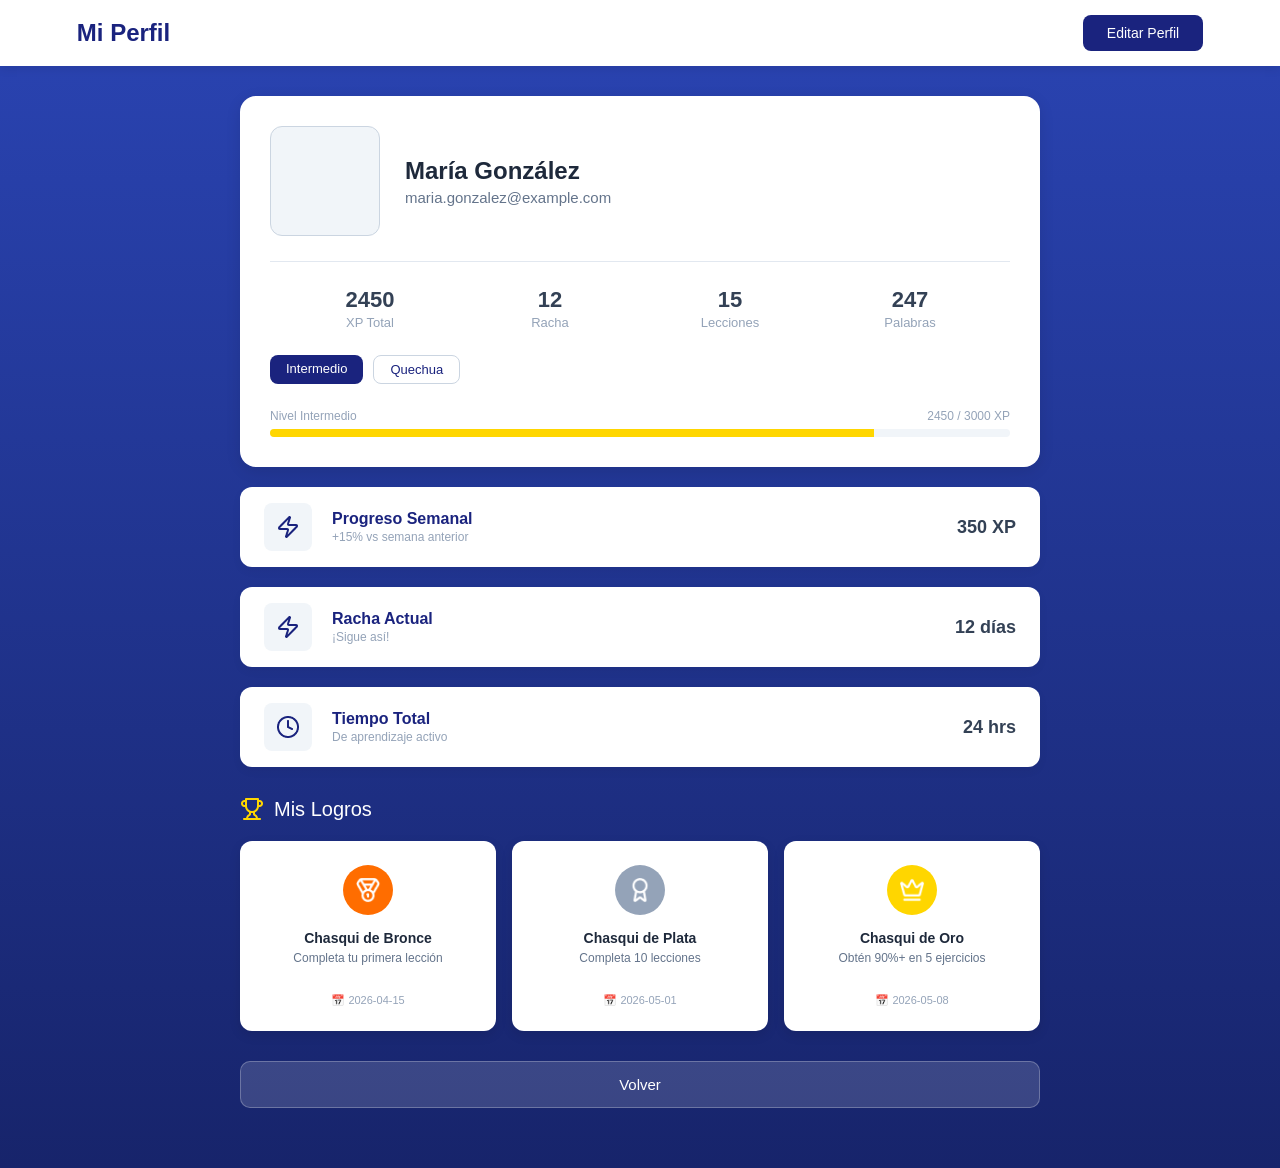
<file: Platform/hu04-perfil.html>
<!DOCTYPE html>
<html lang="es">
<head>
    <meta charset="UTF-8">
    <meta name="viewport" content="width=device-width, initial-scale=1.0">
    <title>Mi Perfil - Yachay</title>
    <link rel="stylesheet" href="css/styleHU04.css">
</head>
<body class="bg-gradient-blue flex-center-perfil">

    <header class="header-perfil-top">
        <h1 class="titulo-perfil-top">Mi Perfil</h1>
        <button class="btn-editar-perfil">Editar Perfil</button>
    </header>

    <main class="cont-central-perfil">

        <section class="tarjeta-usuario-principal">
            <div class="bloque-superior-usuario">
                <div class="cuadro-foto-usuario"></div>
                <div class="info-usuario-texto">
                    <h2>María González</h2>
                    <p>maria.gonzalez@example.com</p>
                </div>
            </div>

            <div class="linea-division"></div>

            <div class="metricas-usuario-rapidas">
                <div class="metrica-item">
                    <span class="metrica-valor">2450</span>
                    <span class="metrica-lbl">XP Total</span>
                </div>
                <div class="metrica-item">
                    <span class="metrica-valor">12</span>
                    <span class="metrica-lbl">Racha</span>
                </div>
                <div class="metrica-item">
                    <span class="metrica-valor">15</span>
                    <span class="metrica-lbl">Lecciones</span>
                </div>
                <div class="metrica-item">
                    <span class="metrica-valor">247</span>
                    <span class="metrica-lbl">Palabras</span>
                </div>
            </div>

            <div class="tags-idioma-perfil">
                <span class="tag-perfil oscuro">Intermedio</span>
                <span class="tag-perfil blanco">Quechua</span>
            </div>

            <div class="barra-nivel-perfil-cont">
                <div class="textos-nivel-perfil">
                    <span>Nivel Intermedio</span>
                    <span>2450 / 3000 XP</span>
                </div>
                <div class="barra-nivel-fondo">
                    <div class="barra-nivel-lleno"></div>
                </div>
            </div>
        </section>

        <section class="tarjeta-estadistica-perfil">
            <div class="icono-est-perfil">
                <img src="assets/rayo.png" alt="Progreso">
            </div>
            <div class="info-est-perfil">
                <h3>Progreso Semanal</h3>
                <p>+15% vs semana anterior</p>
            </div>
            <div class="valor-est-perfil">350 XP</div>
        </section>

        <section class="tarjeta-estadistica-perfil">
            <div class="icono-est-perfil">
                <img src="assets/rayo.png" alt="Racha">
            </div>
            <div class="info-est-perfil">
                <h3>Racha Actual</h3>
                <p>¡Sigue así!</p>
            </div>
            <div class="valor-est-perfil">12 días</div>
        </section>

        <section class="tarjeta-estadistica-perfil">
            <div class="icono-est-perfil">
                <img src="assets/reloj.png" alt="Tiempo">
            </div>
            <div class="info-est-perfil">
                <h3>Tiempo Total</h3>
                <p>De aprendizaje activo</p>
            </div>
            <div class="valor-est-perfil">24 hrs</div>
        </section>

        <section class="seccion-logros-perfil">
            <h2 class="titulo-logros-perfil">
                <img src="assets/trofeo.png" alt="Trofeo" class="img-trofeo-perfil"> Mis Logros
            </h2>
            <div class="grid-logros-perfil">
                <div class="card-logro-perfil">
                    <div class="medalla-perfil bg-bronce-logro">
                        <img src="assets/bronce.png" alt="Bronce">
                    </div>
                    <h3>Chasqui de Bronce</h3>
                    <p>Completa tu primera lección</p>
                    <span class="fecha-logro">📅 2026-04-15</span>
                </div>

                <div class="card-logro-perfil">
                    <div class="medalla-perfil bg-plata-logro">
                        <img src="assets/plata.png" alt="Plata">
                    </div>
                    <h3>Chasqui de Plata</h3>
                    <p>Completa 10 lecciones</p>
                    <span class="fecha-logro">📅 2026-05-01</span>
                </div>

                <div class="card-logro-perfil">
                    <div class="medalla-perfil bg-oro-logro">
                        <img src="assets/oro.png" alt="Oro">
                    </div>
                    <h3>Chasqui de Oro</h3>
                    <p>Obtén 90%+ en 5 ejercicios</p>
                    <span class="fecha-logro">📅 2026-05-08</span>
                </div>
            </div>
        </section>

        <a href="hu08-central.html" class="btn-volver-perfil-abajo">Volver</a>

    </main>

</body>
</html>
</file>
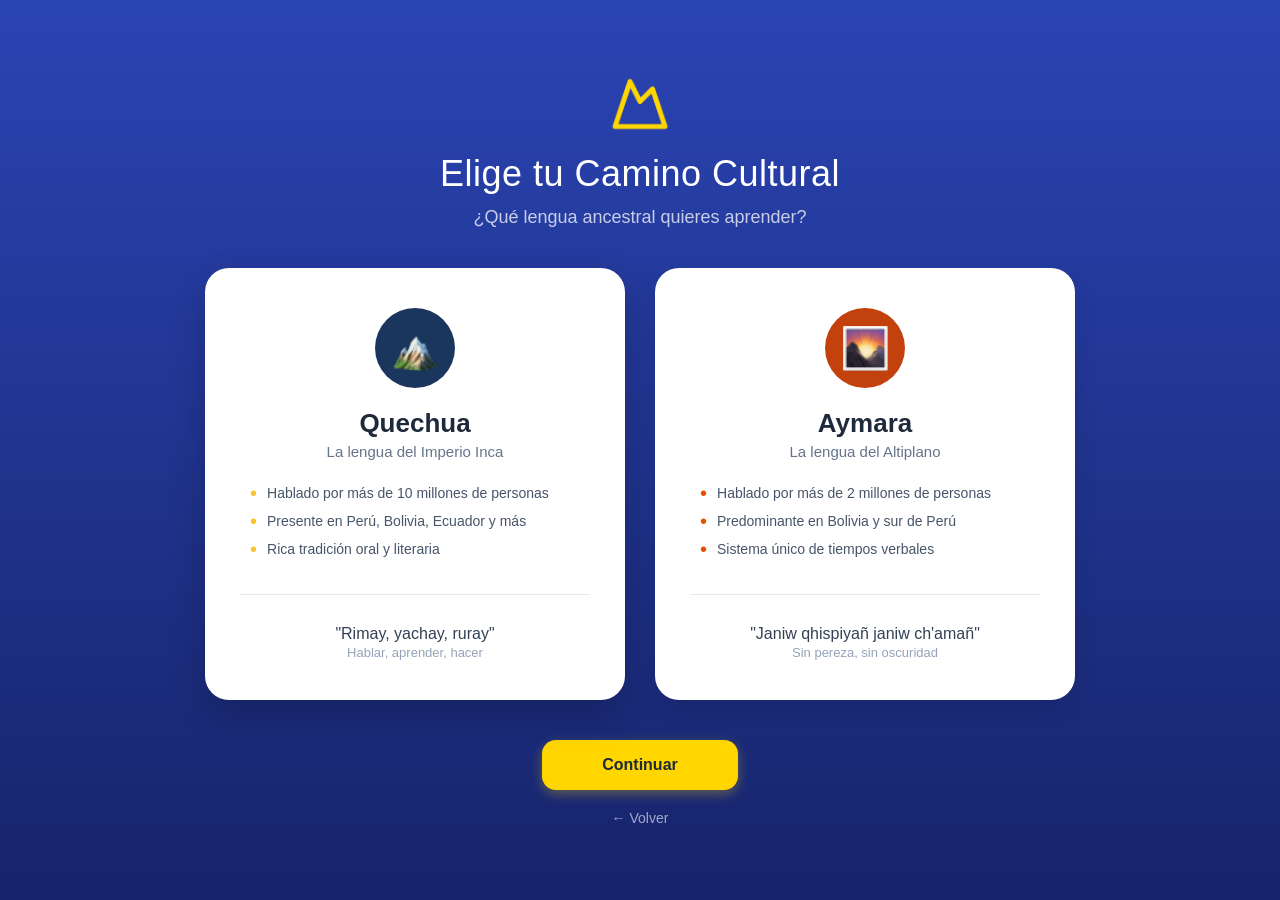
<file: Platform/hu06-idioma.html>
<!DOCTYPE html>
<html lang="es">
<head>
    <meta charset="UTF-8">
    <meta name="viewport" content="width=device-width, initial-scale=1.0">
    <title>Elige tu Camino Cultural - Yachay</title>
    <link rel="stylesheet" href="css/styleHU06.css">
</head>
<body class="bg-gradient-blue flex-center">

    <main class="cont-camino-cultural">
        
        <div class="header-camino">
            <img src="assets/logo.png" alt="Yachay Logo" class="logo">
            <h1>Elige tu Camino Cultural</h1>
            <p class="subtitulo-camino">¿Qué lengua ancestral quieres aprender?</p>
        </div>

        <div class="grid-idiomas">
            
            <div class="tarjeta-idioma seleccionada">
                
                <div class="idioma-icono bg-icono-quechua">
                    <img src="assets/quechua_icon.png" alt="Icono Quechua">
                </div>
                <h2>Quechua</h2>
                <p class="tagline-idioma">La lengua del Imperio Inca</p>
                
                <ul class="lista-detalles-idioma">
                    <li><span class="punto amarillo">•</span> Hablado por más de 10 millones de personas</li>
                    <li><span class="punto amarillo">•</span> Presente en Perú, Bolivia, Ecuador y más</li>
                    <li><span class="punto amarillo">•</span> Rica tradición oral y literaria</li>
                </ul>
                
                <div class="frase-footer">
                    <p class="frase-nativa">"Rimay, yachay, ruray"</p>
                    <p class="frase-traduccion">Hablar, aprender, hacer</p>
                </div>
            </div>

            <div class="tarjeta-idioma">
                <div class="idioma-icono bg-icono-aymara">
                    <img src="assets/aymara_icon.png" alt="Icono Aymara">
                </div>
                <h2>Aymara</h2>
                <p class="tagline-idioma">La lengua del Altiplano</p>
                
                <ul class="lista-detalles-idioma">
                    <li><span class="punto naranja">•</span> Hablado por más de 2 millones de personas</li>
                    <li><span class="punto naranja">•</span> Predominante en Bolivia y sur de Perú</li>
                    <li><span class="punto naranja">•</span> Sistema único de tiempos verbales</li>
                </ul>
                
                <div class="frase-footer">
                    <p class="frase-nativa">"Janiw qhispiyañ janiw ch'amañ"</p>
                    <p class="frase-traduccion">Sin pereza, sin oscuridad</p>
                </div>
            </div>

        </div>

        <div class="footer-camino">
            <a href="hu07-nivel.html" class="btn-continuar">Continuar</a>
            <a href="#" class="btn-link-volver">← Volver</a>
        </div>

    </main>

</body>
</html>
</file>
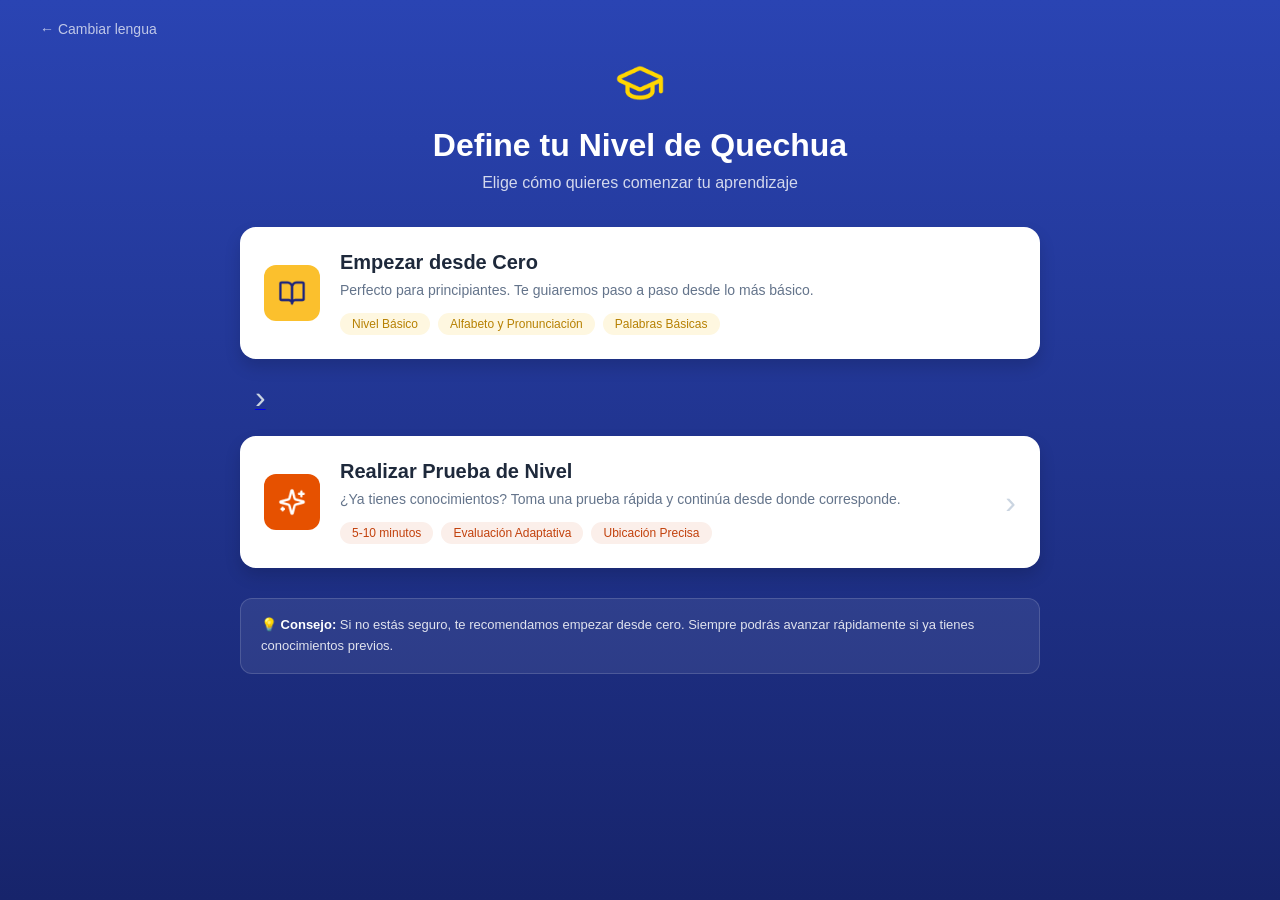
<file: Platform/hu07-nivel.html>
<!DOCTYPE html>
<html lang="es">
<head>
    <meta charset="UTF-8">
    <meta name="viewport" content="width=device-width, initial-scale=1.0">
    <title>Define tu Nivel de Quechua - Yachay</title>
    <link rel="stylesheet" href="css/styleHU07.css">
</head>
<body class="bg-gradient-blue">

    <header class="header-retorno">
        <a href="#" class="btn-volver">← Cambiar lengua</a>
    </header>

    <main class="cont-central-nivel">
        
        <div class="header-pantalla">
            <img src="assets/graduacion.png" alt="Icono Graduación" class="icono-principal">
            <h1>Define tu Nivel de Quechua</h1>
            <p class="subtitulo">Elige cómo quieres comenzar tu aprendizaje</p>
        </div>

        <div class="cont-tarjetas">
            
            <a href="#" class="tarjeta-nivel">
                <div class="tarjeta-izq bg-amarillo">
                    <img src="assets/libro.png" alt="Icono Libro">
                </div>
                <div class="tarjeta-centro">
                    <h2>Empezar desde Cero</h2>
                    <p>Perfecto para principiantes. Te guiaremos paso a paso desde lo más básico.</p>
                    <div class="tags-container">
                        <span class="tag tag-amarillo">Nivel Básico</span>
                        <span class="tag tag-amarillo">Alfabeto y Pronunciación</span>
                        <span class="tag tag-amarillo">Palabras Básicas</span>
                    </div>
                </div>
                <a href="hu08-central.html" class="tarjeta-der">
                    <span class="flecha">›</span>
                </a>
            </a>

            <a href="#" class="tarjeta-nivel">
                <div class="tarjeta-izq bg-naranja">
                    <img src="assets/destello.png" alt="Icono Prueba">
                </div>
                <div class="tarjeta-centro">
                    <h2>Realizar Prueba de Nivel</h2>
                    <p>¿Ya tienes conocimientos? Toma una prueba rápida y continúa desde donde corresponde.</p>
                    <div class="tags-container">
                        <span class="tag tag-naranja">5-10 minutos</span>
                        <span class="tag tag-naranja">Evaluación Adaptativa</span>
                        <span class="tag tag-naranja">Ubicación Precisa</span>
                    </div>
                </div>
                <div class="tarjeta-der">
                    <span class="flecha">›</span>
                </div>
            </a>

        </div>

        <footer class="alerta-consejo">
            <p><strong>💡 Consejo:</strong> Si no estás seguro, te recomendamos empezar desde cero. Siempre podrás avanzar rápidamente si ya tienes conocimientos previos.</p>
        </footer>

    </main>

</body>
</html>
</file>
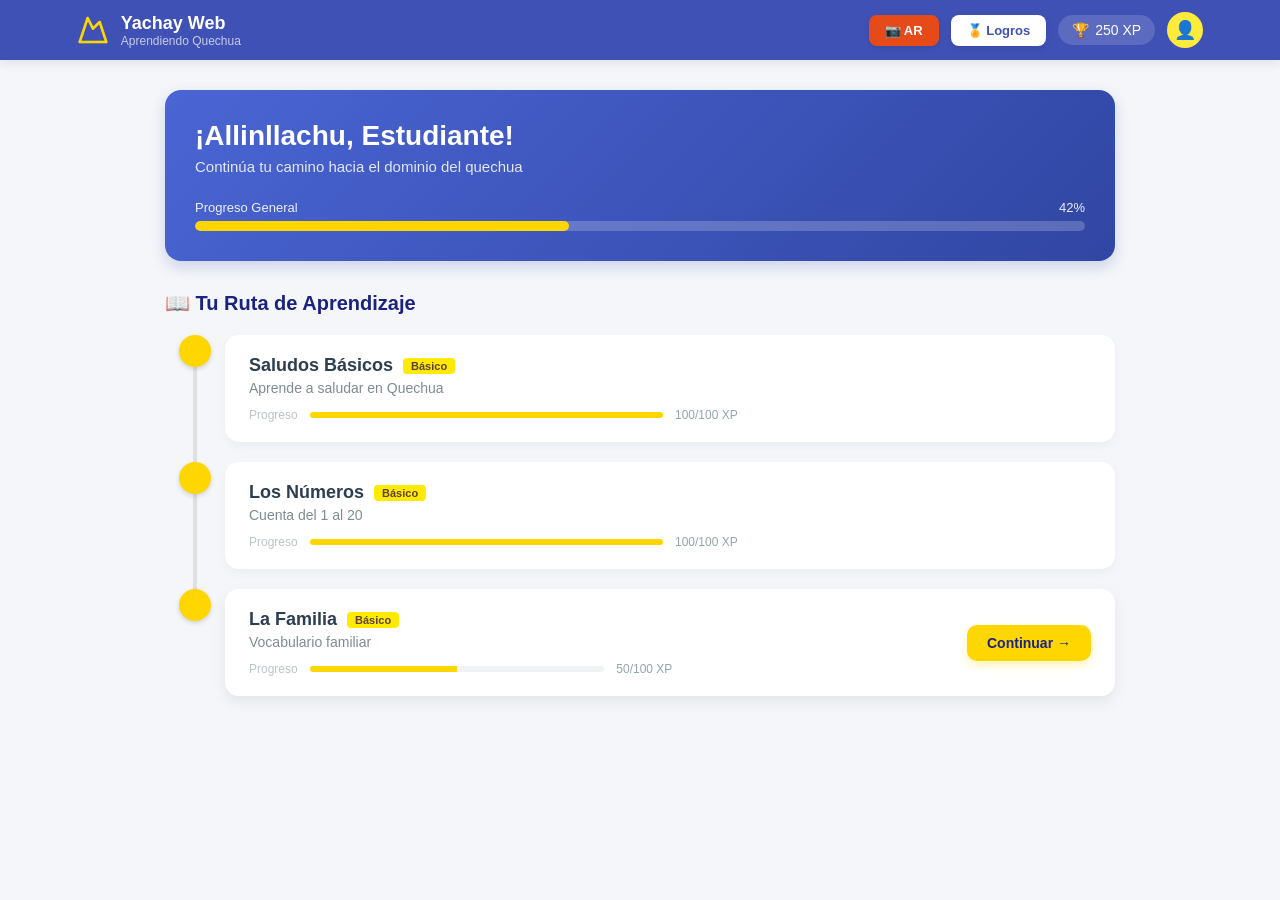
<file: Platform/hu08-central.html>
<!DOCTYPE html>
<html lang="es">    
<head>
    <meta charset="UTF-8">
    <meta name="viewport" content="width=device-width, initial-scale=1.0">
    <title>Yachay Web - Ruta de Aprendizaje</title>
    <link rel="stylesheet" href="css/styleHU08.css">
</head>
<body class="bg-dashboard">

    <header class="navbar">
        <div class="nav-izq">
            <img src="assets/logo.png" alt="Yachay Logo" class="nav-logo">
            <div class="nav-titulos">
                <span class="brand-name">Yachay Web</span>
                <span class="brand-sub">Aprendiendo Quechua</span>
            </div>
        </div>
        
        <div class="nav-der">
            <a href="HU22-AR.html" class="btn-header bg-rojo-ar" title="Realidad Aumentada">📷 AR</a>
            
            <a href="hu04-perfil.html" class="btn-header bg-blanco-logros" title="Mis Logros">🏅 Logros</a>

            <div class="badge-xp">
                <span class="icono-trofeo">🏆</span> 250 XP
            </div>
            
            <a href="hu04-perfil.html" class="avatar-link" title="Ir a Mi Perfil">
                <div class="avatar-circular">👤</div>
            </a>
        </div>
    </header>

    <main class="dashboard-container">

        <section class="tarjeta-bienvenida">
            <h1>¡Allinllachu, Estudiante!</h1>
            <p>Continúa tu camino hacia el dominio del quechua</p>
            <div class="progreso-general-container">
                <div class="progreso-textos">
                    <span>Progreso General</span>
                    <span>42%</span>
                </div>
                <div class="barra-progreso-fondo">
                    <div class="barra-progreso-lleno" style="width: 42%;"></div>
                </div>
            </div>
        </section>

        <h2 class="titulo-seccion">📖 Tu Ruta de Aprendizaje</h2>

        <section class="ruta-aprendizaje">
            
            <div class="nodo-ruta">
                <div class="linea-tiempo">
                    <div class="circulo-nodo amarillo"></div>
                    <div class="linea-conector"></div>
                </div>
                <div class="tarjeta-leccion">
                    <div class="leccion-info">
                        <h3>Saludos Básicos <span class="tag-nivel">Básico</span></h3>
                        <p>Aprende a saludar en Quechua</p>
                        <div class="progreso-leccion">
                            <span class="lbl-progreso">Progreso</span>
                            <div class="mini-barra-fondo"><div class="mini-barra-lleno" style="width: 100%;"></div></div>
                            <span class="lbl-xp">100/100 XP</span>
                        </div>
                    </div>
                </div>
            </div>

            <div class="nodo-ruta">
                <div class="linea-tiempo">
                    <div class="circulo-nodo amarillo"></div>
                    <div class="linea-conector"></div>
                </div>
                <div class="tarjeta-leccion">
                    <div class="leccion-info">
                        <h3>Los Números <span class="tag-nivel">Básico</span></h3>
                        <p>Cuenta del 1 al 20</p>
                        <div class="progreso-leccion">
                            <span class="lbl-progreso">Progreso</span>
                            <div class="mini-barra-fondo"><div class="mini-barra-lleno" style="width: 100%;"></div></div>
                            <span class="lbl-xp">100/100 XP</span>
                        </div>
                    </div>
                </div>
            </div>

            <div class="nodo-ruta">
                <div class="linea-tiempo">
                    <div class="circulo-nodo amarillo"></div>
                </div>
                <div class="tarjeta-leccion leccion-activa">
                    <div class="leccion-info">
                        <h3>La Familia <span class="tag-nivel">Básico</span></h3>
                        <p>Vocabulario familiar</p>
                        <div class="progreso-leccion">
                            <span class="lbl-progreso">Progreso</span>
                            <div class="mini-barra-fondo"><div class="mini-barra-lleno" style="width: 50%;"></div></div>
                            <span class="lbl-xp">50/100 XP</span>
                        </div>
                    </div>
                    <a href="hu08-leccion.html" class="btn-continuar-leccion">Continuar →</a>
                </div>
            </div>

        </section>

    </main>

</body>
</html>
</file>
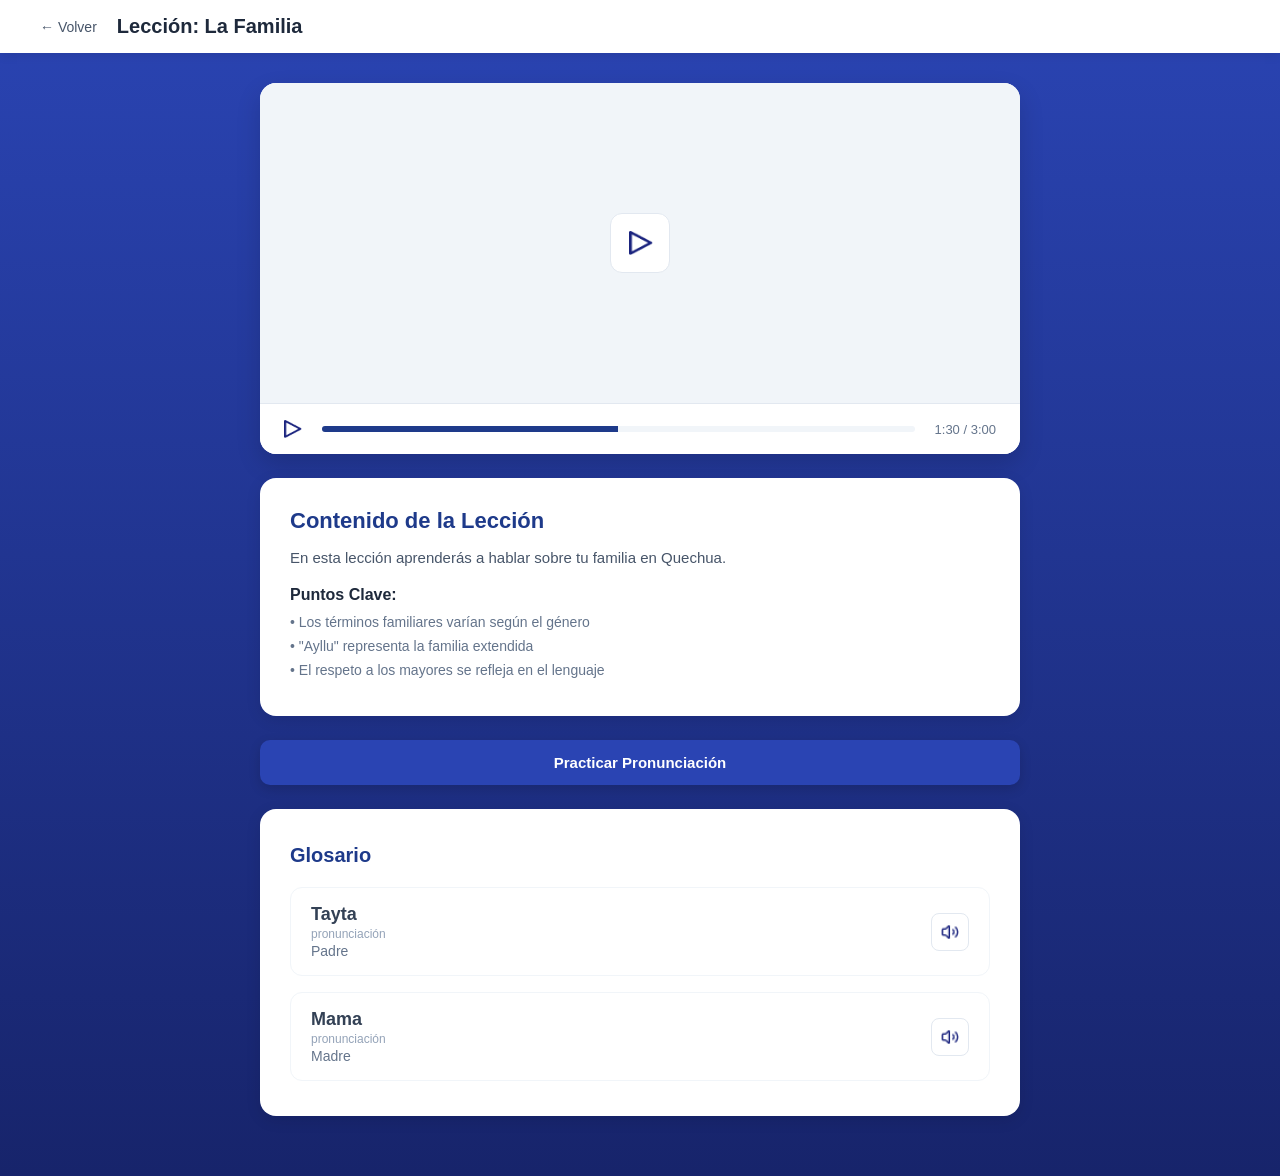
<file: Platform/hu08-leccion.html>
<!DOCTYPE html>
<html lang="es">
<head>
    <meta charset="UTF-8">
    <meta name="viewport" content="width=device-width, initial-scale=1.0">
    <title>Lección: La Familia - Yachay</title>
    <link rel="stylesheet" href="css/styleHU08_leccion.css">
</head>
<body class="bg-gradient-blue flex-center-leccion">

    <header class="header-retorno-leccion">
        <a href="hu08-central.html" class="btn-volver-leccion">← Volver</a>
        <h1 class="titulo-leccion-top">Lección: La Familia</h1>
    </header>

    <main class="cont-central-leccion">

        <section class="tarjeta-video">
            <div class="pantalla-video">
                <button class="btn-play-central">
                    <img src="assets/reproduccion.png" alt="Reproducir">
                </button>
            </div>
            <div class="controles-video">
                <button class="btn-play-barra">
                    <img src="assets/reproduccion.png" alt="Play">
                </button>
                <div class="barra-tiempo-fondo">
                    <div class="barra-tiempo-lleno" style="width: 50%;"></div>
                </div>
                <span class="tiempo-video">1:30 / 3:00</span>
            </div>
        </section>

        <section class="tarjeta-contenido">
            <h2>Contenido de la Lección</h2>
            <p class="descripcion-leccion">En esta lección aprenderás a hablar sobre tu familia en Quechua.</p>
            
            <h3>Puntos Clave:</h3>
            <ul class="puntos-clave-lista">
                <li>• Los términos familiares varían según el género</li>
                <li>• "Ayllu" representa la familia extendida</li>
                <li>• El respeto a los mayores se refleja en el lenguaje</li>
            </ul>
        </section>

        <a href="hu20-retroalimentacion.html" class="btn-pronunciar-hu08">Practicar Pronunciación</a>

        <section class="tarjeta-glosario">
            <h2>Glosario</h2>
            <div class="lista-glosario">
                
                <div class="item-glosario">
                    <div class="glosario-textos">
                        <span class="palabra-nativa">Tayta</span>
                        <span class="pronunciacion-label">pronunciación</span>
                        <span class="significado-es">Padre</span>
                    </div>
                    <button class="btn-audio">
                        <img src="assets/sonido.png" alt="Escuchar">
                    </button>
                </div>

                <div class="item-glosario">
                    <div class="glosario-textos">
                        <span class="palabra-nativa">Mama</span>
                        <span class="pronunciacion-label">pronunciación</span>
                        <span class="significado-es">Madre</span>
                    </div>
                    <button class="btn-audio">
                        <img src="assets/sonido.png" alt="Escuchar">
                    </button>
                </div>

            </div>
        </section>

    </main>

</body>
</html>
</file>
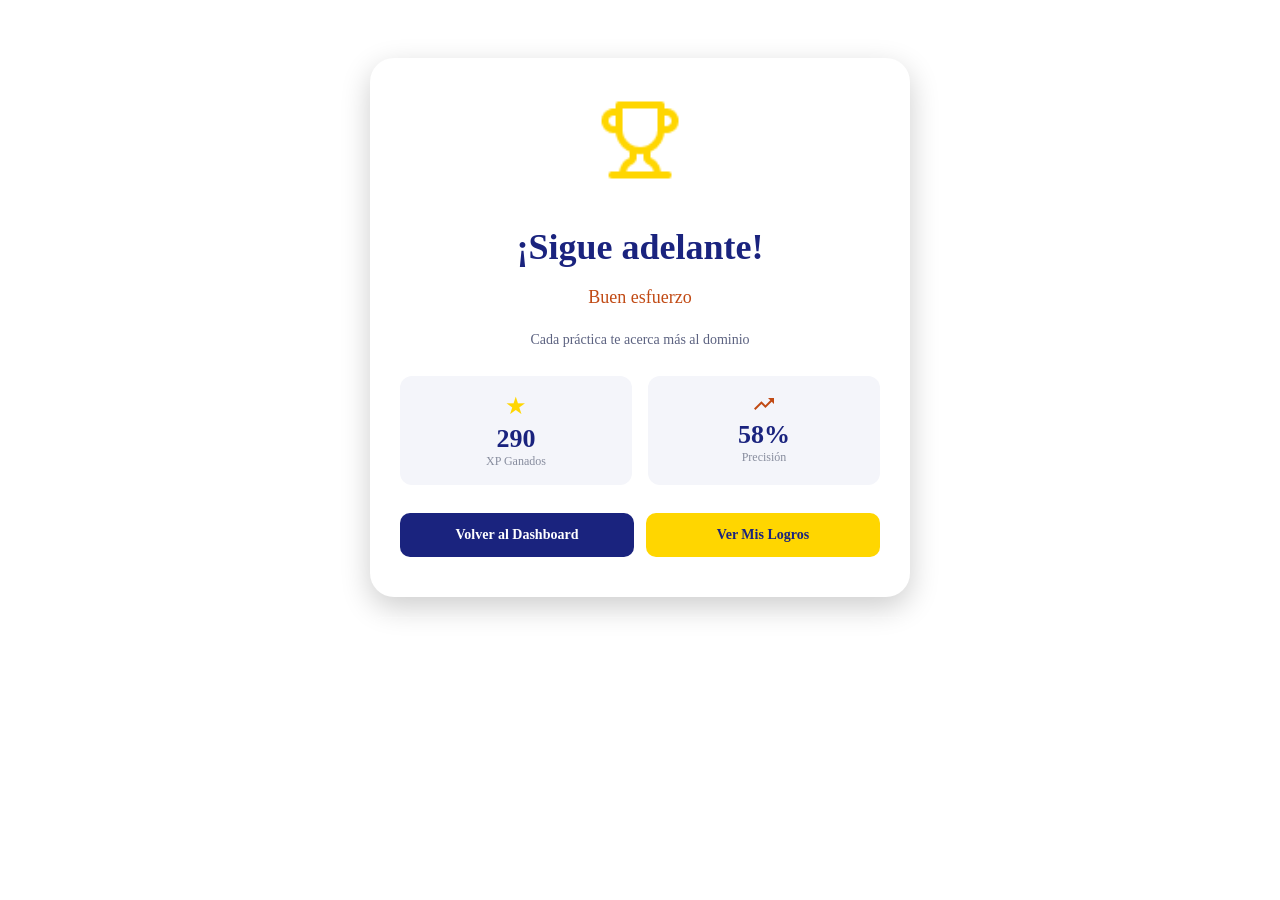
<file: Platform/hu20-retroalimentacion.html>
<!DOCTYPE html>
<html lang="es">
<head>
    <meta charset="UTF-8">
    <meta name="viewport" content="width=device-width, initial-scale=1.0">
    <title>Retroalimentación de Pronunciación - Yachay</title>
    <link rel="stylesheet" href="css/styleHU20.css">
</head>
<body class="bg-gradient-blue flex-center-hu20">

    <main class="cont-central-hu20">
        
        <div class="tarjeta-blanca-hu20">
            
            <img src="assets/Icon-4.png" alt="Trofeo" class="img-trofeo-hu20">

            <h1 class="titulo-principal-hu20">¡Sigue adelante!</h1>
            <h2 class="subtitulo-esfuerzo-hu20">Buen esfuerzo</h2>
            <p class="texto-descripcion-hu20">Cada práctica te acerca más al dominio</p>

            <div class="contenedor-metricas-hu20">
                <div class="caja-estadistica-hu20">
                    <span class="icono-estrella-hu20">★</span>
                    <span class="cifra-hu20">290</span>
                    <span class="etiqueta-hu20">XP Ganados</span>
                </div>
                
                <div class="caja-estadistica-hu20">
                    <svg viewBox="0 0 24 24" class="svg-grafico-hu20">
                        <path d="M16 6l2.29 2.29-4.88 4.88-4-4L2 16.59 3.41 18l6-6 4 4 6.3-6.29L22 12V6h-6z"/>
                    </svg>
                    <span class="cifra-hu20">58%</span>
                    <span class="etiqueta-hu20">Precisión</span>
                </div>
            </div>

            <div class="bloque-botones-hu20">
                <a href="hu08-central.html" class="btn-azul-hu20">Volver al Dashboard</a>
                <a href="hu04-perfil.html" class="btn-amarillo-hu20">Ver Mis Logros</a>
            </div>

        </div>

        <section class="tarjeta-siguiente-hu20">
            <h3 class="titulo-siguiente-hu20">¿Qué sigue?</h3>
            <ul class="lista-siguiente-hu20">
                <li>Continúa con la siguiente lección para seguir progresando</li>
                <li>Practica vocabulario en el módulo de Realidad Aumentada</li>
                <li>Revisa tus estadísticas y medallas en tu perfil</li>
            </ul>
        </section>

    </main>

</body>
</html>
</file>
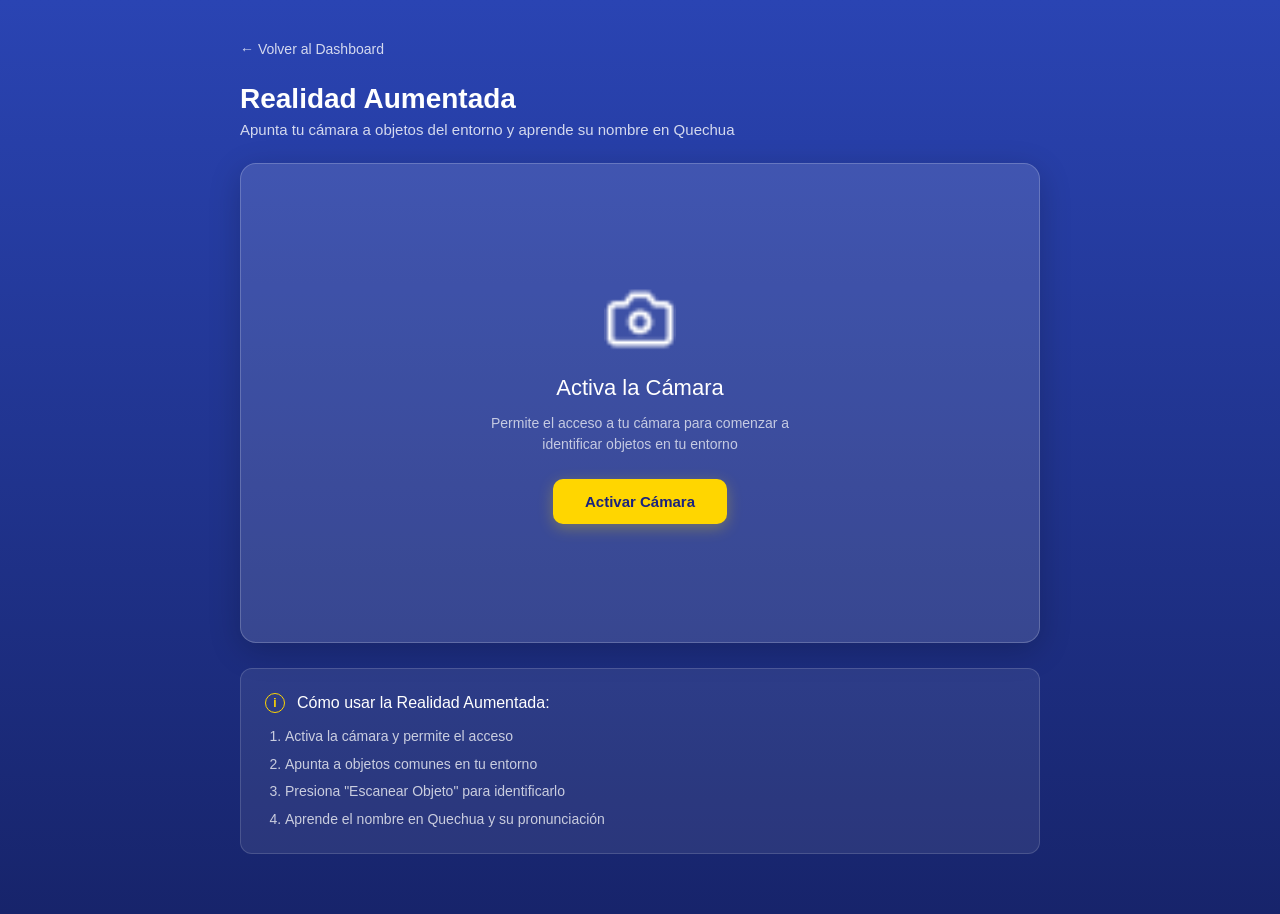
<file: Platform/HU22-AR.html>
<!DOCTYPE html>
<html lang="es">
<head>
    <meta charset="UTF-8">
    <meta name="viewport" content="width=device-width, initial-scale=1.0">
    <title>Realidad Aumentada - Yachay</title>
    <link rel="stylesheet" href="css/styleHU22.css">
</head>
<body class="bg-gradient-blue flex-center-ar">

    <main class="cont-central-ar">
        
        <header class="header-volver-ar">
            <a href="hu08-central.html" class="link-volver-ar">← Volver al Dashboard</a>
        </header>

        <section class="seccion-intro-ar">
            <h1 class="titulo-principal-ar">Realidad Aumentada</h1>
            <p class="subtitulo-ar">Apunta tu cámara a objetos del entorno y aprende su nombre en Quechua</p>
        </section>

        <div class="visor-camara-contenedor">
            <div class="bloque-intermedio-ar">
                <img src="assets/Icon_AR.png" alt="Icono AR" class="img-icono-ar">
                <h2 class="titulo-caja-ar">Activa la Cámara</h2>
                <p class="texto-caja-ar">Permite el acceso a tu cámara para comenzar a identificar objetos en tu entorno</p>
                <button type="button" class="btn-activar-ar">Activar Cámara</button>
            </div>
        </div>

        <section class="tarjeta-instrucciones-ar">
            <div class="encabezado-instrucciones">
                <div class="circulo-info-ar">i</div>
                <h3>Cómo usar la Realidad Aumentada:</h3>
            </div>
            <ol class="lista-pasos-ar">
                <li>Activa la cámara y permite el acceso</li>
                <li>Apunta a objetos comunes en tu entorno</li>
                <li>Presiona "Escanear Objeto" para identificarlo</li>
                <li>Aprende el nombre en Quechua y su pronunciación</li>
            </ol>
        </section>

    </main>

</body>
</html>
</file>
<file: Platform/css/styleHU04.css>
* {
    margin: 0;
    padding: 0;
    box-sizing: border-box;
    font-family: 'Segoe UI', Tahoma, Geneva, Verdana, sans-serif;
}

.bg-gradient-blue {
    background: linear-gradient(180deg, #2A44B3 0%, #17246B 100%);
    min-height: 100vh;
    width: 100%;
}

.flex-center-perfil {
    display: flex;
    flex-direction: column;
    align-items: center;
    padding-bottom: 60px;
}

.header-perfil-top {
    background-color: white;
    width: 100%;
    padding: 15px 6%;
    display: flex;
    justify-content: space-between;
    align-items: center;
    box-shadow: 0 2px 10px rgba(0,0,0,0.1);
    margin-bottom: 30px;
}

.titulo-perfil-top {
    color: #1A237E;
    font-size: 24px;
    font-weight: 600;
}

.btn-editar-perfil {
    background-color: #1A237E;
    color: white;
    border: none;
    border-radius: 8px;
    padding: 10px 24px;
    font-size: 14px;
    font-weight: 500;
    cursor: pointer;
    transition: background-color 0.2s ease;
}

.btn-editar-perfil:hover {
    background-color: #0D1442;
}

.cont-central-perfil {
    max-width: 800px;
    width: 90%;
    display: flex;
    flex-direction: column;
    gap: 20px;
}

.tarjeta-usuario-principal {
    background-color: white;
    border-radius: 16px;
    padding: 30px;
    box-shadow: 0 4px 15px rgba(0,0,0,0.1);
}

.bloque-superior-usuario {
    display: flex;
    align-items: center;
    gap: 25px;
}

.cuadro-foto-usuario {
    width: 110px;
    height: 110px;
    background-color: #F1F5F9;
    border: 1px solid #CBD5E1;
    border-radius: 12px;
}

.info-usuario-texto h2 {
    color: #1E293B;
    font-size: 24px;
    font-weight: 600;
    margin-bottom: 4px;
}

.info-usuario-texto p {
    color: #64748B;
    font-size: 15px;
}

.linea-division {
    height: 1px;
    background-color: #E2E8F0;
    margin: 25px 0;
}

.metricas-usuario-rapidas {
    display: flex;
    justify-content: space-between;
    text-align: center;
    margin-bottom: 25px;
    padding: 0 10px;
}

.metrica-item {
    display: flex;
    flex-direction: column;
    flex: 1;
}

.metrica-valor {
    color: #334155;
    font-size: 22px;
    font-weight: 600;
}

.metrica-lbl {
    color: #94A3B8;
    font-size: 13px;
    margin-top: 2px;
}

.tags-idioma-perfil {
    display: flex;
    gap: 10px;
    margin-bottom: 25px;
}

.tag-perfil {
    font-size: 13px;
    font-weight: 500;
    padding: 6px 16px;
    border-radius: 8px;
}

.tag-perfil.oscuro {
    background-color: #1A237E;
    color: white;
}

.tag-perfil.blanco {
    background-color: white;
    color: #1A237E;
    border: 1px solid #CBD5E1;
}

.barra-nivel-perfil-cont {
    width: 100%;
}

.textos-nivel-perfil {
    display: flex;
    justify-content: space-between;
    font-size: 12px;
    color: #94A3B8;
    margin-bottom: 6px;
}

.barra-nivel-fondo {
    background-color: #F1F5F9;
    height: 8px;
    border-radius: 4px;
    overflow: hidden;
}

.barra-nivel-lleno {
    background-color: #FFD600;
    width: 81.6%;
    height: 100%;
}

.tarjeta-estadistica-perfil {
    background-color: white;
    border-radius: 12px;
    padding: 16px 24px;
    display: flex;
    align-items: center;
    box-shadow: 0 4px 10px rgba(0,0,0,0.05);
}

.icono-est-perfil {
    width: 48px;
    height: 48px;
    background-color: #F1F5F9;
    border-radius: 8px;
    display: flex;
    align-items: center;
    justify-content: center;
    margin-right: 20px;
    flex-shrink: 0;
}

.icono-est-perfil img {
    width: 24px;
    height: 24px;
    object-fit: contain;
}

.info-est-perfil {
    flex: 1;
}

.info-est-perfil h3 {
    color: #1A237E;
    font-size: 16px;
    font-weight: 600;
    margin-bottom: 2px;
}

.info-est-perfil p {
    color: #94A3B8;
    font-size: 12px;
}

.valor-est-perfil {
    color: #334155;
    font-size: 18px;
    font-weight: 600;
}

.seccion-logros-perfil {
    margin-top: 10px;
}

.titulo-logros-perfil {
    color: white;
    font-size: 20px;
    font-weight: 500;
    margin-bottom: 20px;
    display: flex;
    align-items: center;
    gap: 10px;
}

.img-trofeo-perfil {
    width: 24px;
    height: 24px;
    object-fit: contain;
}

.grid-logros-perfil {
    display: flex;
    gap: 16px;
}

.card-logro-perfil {
    background-color: white;
    border-radius: 12px;
    flex: 1;
    padding: 24px 16px;
    display: flex;
    flex-direction: column;
    align-items: center;
    text-align: center;
    box-shadow: 0 4px 12px rgba(0,0,0,0.1);
}

.medalla-perfil {
    width: 50px;
    height: 50px;
    border-radius: 50%;
    display: flex;
    align-items: center;
    justify-content: center;
    margin-bottom: 15px;
}

.medalla-perfil img {
    width: 26px;
    height: 26px;
    object-fit: contain;
}

.bg-bronce-logro { background-color: #FF6D00; }
.bg-plata-logro { background-color: #94A3B8; }
.bg-oro-logro { background-color: #FFD600; }

.card-logro-perfil h3 {
    color: #1E293B;
    font-size: 14px;
    font-weight: 600;
    margin-bottom: 4px;
}

.card-logro-perfil p {
    color: #64748B;
    font-size: 12px;
    line-height: 1.4;
    margin-bottom: 10px;
    min-height: 34px;
}

.fecha-logro {
    color: #94A3B8;
    font-size: 11px;
}

.btn-volver-perfil-abajo {
    width: 100%;
    background-color: rgba(255, 255, 255, 0.15);
    border: 1px solid rgba(255, 255, 255, 0.25);
    border-radius: 10px;
    color: white;
    text-decoration: none;
    text-align: center;
    padding: 14px;
    font-size: 15px;
    font-weight: 500;
    margin-top: 10px;
    transition: background-color 0.2s ease;
}

.btn-volver-perfil-abajo:hover {
    background-color: rgba(255, 255, 255, 0.25);
}

@media (max-width: 700px) {
    .grid-logros-perfil {
        flex-direction: column;
    }
}
</file>
<file: Platform/css/styleHU06.css>
* {
    margin: 0;
    padding: 0;
    box-sizing: border-box;
    font-family: 'Segoe UI', Tahoma, Geneva, Verdana, sans-serif;
}

.bg-gradient-blue {
    background: linear-gradient(180deg, #2A44B3 0%, #17246B 100%);
    min-height: 100vh;
    width: 100%;
    color: white;
}

.flex-center {
    display: flex;
    flex-direction: column;
    justify-content: center;
    align-items: center;
    padding: 40px 20px;
}

.cont-camino-cultural {
    max-width: 1000px;
    width: 100%;
    display: flex;
    flex-direction: column;
    align-items: center;
}

.header-camino {
    text-align: center;
    margin-bottom: 40px;
}

.logo {
    width: 60px;
    height: auto;
    margin-bottom: 15px;
}

.header-camino h1 {
    font-size: 36px;
    font-weight: 500;
    margin-bottom: 12px;
    letter-spacing: 0.5px;
}

.subtitulo-camino {
    color: rgba(255, 255, 255, 0.75);
    font-size: 18px;
}

.grid-idiomas {
    display: flex;
    justify-content: center;
    gap: 30px;
    width: 100%;
    margin-bottom: 40px;
}

.tarjeta-idioma {
    background-color: white;
    border-radius: 24px;
    width: 420px;
    padding: 40px 35px;
    display: flex;
    flex-direction: column;
    align-items: center;
    text-align: center;
    position: relative;
    box-shadow: 0 10px 25px rgba(0, 0, 0, 0.1);
    transition: transform 0.3s ease;
}

.tarjeta-idioma:hover {
    transform: translateY(-5px);
}

.tarjeta-idioma.seleccionada {
    box-shadow: 0 15px 35px rgba(0, 0, 0, 0.2);
}

.idioma-icono {
    width: 80px;
    height: 80px;
    border-radius: 50%;
    display: flex;
    align-items: center;
    justify-content: center;
    margin-bottom: 20px;
}

.bg-icono-quechua { background-color: #1A365D; }
.bg-icono-aymara { background-color: #C2410C; } 

.idioma-icono img {
    width: 45px;
    height: 45px;
    object-fit: contain;
}

.tarjeta-idioma h2 {
    color: #1E293B;
    font-size: 26px;
    font-weight: 600;
    margin-bottom: 4px;
}

.tagline-idioma {
    color: #64748B;
    font-size: 15px;
    margin-bottom: 25px;
}

.lista-detalles-idioma {
    list-style: none;
    text-align: left;
    width: 100%;
    padding: 0 10px;
    margin-bottom: 30px;
    border-bottom: 1px solid #E2E8F0;
    padding-bottom: 25px;
}

.lista-detalles-idioma li {
    color: #475569;
    font-size: 14px;
    margin-bottom: 12px;
    display: flex;
    align-items: center;
}

.punto {
    font-size: 20px;
    margin-right: 10px;
    line-height: 0;
}

.amarillo { color: #FBC02D; }
.naranja { color: #E65100; }

.frase-footer {
    width: 100%;
}

.frase-nativa {
    color: #334155;
    font-size: 16px;
    font-weight: 500;
    margin-bottom: 2px;
}

.frase-traduccion {
    color: #94A3B8;
    font-size: 13px;
}

.footer-camino {
    display: flex;
    flex-direction: column;
    align-items: center;
    gap: 20px;
    width: 100%;
}

.btn-continuar {
    display: inline-block;
    text-decoration: none;
    text-align: center;

    background-color: #FFD600;
    color: #1E293B;
    border: none;
    border-radius: 14px;
    padding: 16px 60px;
    font-size: 16px;
    font-weight: 600;
    cursor: pointer;
    box-shadow: 0 4px 12px rgba(255, 214, 0, 0.3);
    transition: background-color 0.2s ease, transform 0.1s ease;
}

.btn-continuar:hover {
    background-color: #E6C000;
    transform: scale(1.02);
}

.btn-link-volver {
    color: rgba(255, 255, 255, 0.6);
    text-decoration: none;
    font-size: 14px;
    transition: color 0.2s ease;
}

.btn-link-volver:hover {
    color: white;
}
</file>
<file: Platform/css/styleHU07.css>
* {
    margin: 0;
    padding: 0;
    box-sizing: border-box;
    font-family: 'Segoe UI', Tahoma, Geneva, Verdana, sans-serif;
}

.bg-gradient-blue {
    background: linear-gradient(180deg, #2A44B3 0%, #17246B 100%);
    min-height: 100vh;
    display: flex;
    flex-direction: column;
    color: white;
}

.header-retorno {
    padding: 20px 40px;
}

.btn-volver {
    color: rgba(255, 255, 255, 0.7);
    text-decoration: none;
    font-size: 14px;
    transition: color 0.3s ease;
}

.btn-volver:hover {
    color: white;
}

.cont-central-nivel {
    max-width: 800px;
    width: 90% ;
    margin: 0 auto;
    display: flex;
    flex-direction: column;
    align-items: center;
    padding-bottom: 40px;
}

.header-pantalla {
    text-align: center;
    margin-bottom: 35px;
}

.icono-principal {
    width: 50px;
    height: 50px;
    margin-bottom: 15px;
}

.header-pantalla h1 {
    font-size: 32px;
    font-weight: 600;
    margin-bottom: 10px;
}

.subtitulo {
    color: rgba(255, 255, 255, 0.8);
    font-size: 16px;
}

.cont-tarjetas {
    width: 100%;
    display: flex;
    flex-direction: column;
    gap: 20px;
    margin-bottom: 30px;
}

.tarjeta-nivel {
    background-color: white;
    border-radius: 16px;
    display: flex;
    align-items: center;
    padding: 24px;
    text-decoration: none;
    box-shadow: 0px 8px 16px rgba(0, 0, 0, 0.15);
    transition: transform 0.2s ease, box-shadow 0.2s ease;
}

.tarjeta-nivel:hover {
    transform: translateY(-3px);
    box-shadow: 0px 12px 20px rgba(0, 0, 0, 0.2);
}

.tarjeta-izq {
    width: 56px;
    height: 56px;
    border-radius: 12px;
    display: flex;
    align-items: center;
    justify-content: center;
    margin-right: 20px;
    flex-shrink: 0;
}

.bg-amarillo { background-color: #FBC02D; }
.bg-naranja { background-color: #E65100; }

.tarjeta-izq img {
    width: 28px;
    height: 28px;
}

.tarjeta-centro {
    flex: 1;
}

.tarjeta-centro h2 {
    color: #1E293B;
    font-size: 20px;
    font-weight: 600;
    margin-bottom: 6px;
}

.tarjeta-centro p {
    color: #64748B;
    font-size: 14px;
    line-height: 1.5;
    margin-bottom: 12px;
}

.tags-container {
    display: flex;
    flex-wrap: wrap;
    gap: 8px;
}

.tag {
    font-size: 12px;
    font-weight: 500;
    padding: 4px 12px;
    border-radius: 20px;
}

.tag-amarillo {
    background-color: #FEF7E0;
    color: #B78103;
}

.tag-naranja {
    background-color: #FBEFEA;
    color: #C2410C;
}

.tarjeta-der {
    padding-left: 15px;
}

.flecha {
    color: #CBD5E1;
    font-size: 32px;
    font-weight: 300;
}

.alerta-consejo {
    width: 100%;
    background-color: rgba(255, 255, 255, 0.08);
    border: 1px solid rgba(255, 255, 255, 0.15);
    border-radius: 12px;
    padding: 16px 20px;
}

.alerta-consejo p {
    font-size: 13px;
    line-height: 1.6;
    color: rgba(255, 255, 255, 0.85);
}

.alerta-consejo strong {
    color: white;
}
</file>
<file: Platform/css/styleHU08.css>
* {
    margin: 0;
    padding: 0;
    box-sizing: border-box;
    font-family: 'Segoe UI', Tahoma, Geneva, Verdana, sans-serif;
}

.bg-dashboard {
    background-color: #F4F6F9;
    min-height: 100vh;
    padding-bottom: 50px;
}

.navbar {
    background-color: #3F51B5;
    color: white;
    display: flex;
    justify-content: space-between;
    align-items: center;
    padding: 12px 6%;
    box-shadow: 0 4px 10px rgba(0, 0, 0, 0.08);
}

.nav-izq {
    display: flex;
    align-items: center;
    gap: 12px;
}

.nav-logo {
    width: 32px;
    height: auto;
}

.nav-titulos {
    display: flex;
    flex-direction: column;
}

.brand-name {
    font-size: 18px;
    font-weight: 600;
}

.brand-sub {
    font-size: 12px;
    color: rgba(255, 255, 255, 0.7);
}

.nav-der {
    display: flex;
    align-items: center;
    gap: 12px;
}

.btn-header {
    text-decoration: none;
    font-size: 13px;
    font-weight: 600;
    padding: 8px 16px;
    border-radius: 8px;
    display: flex;
    align-items: center;
    gap: 6px;
    box-shadow: 0 2px 6px rgba(0,0,0,0.1);
    transition: transform 0.2s ease, background-color 0.2s ease;
}

.btn-header:hover {
    transform: translateY(-1px);
}

.bg-rojo-ar {
    background-color: #E64A19;
    color: white;
}

.bg-rojo-ar:hover {
    background-color: #D84315;
}

.bg-blanco-logros {
    background-color: white;
    color: #3F51B5;
}

.bg-blanco-logros:hover {
    background-color: #ECEFF1;
}
.badge-xp {
    background-color: rgba(255, 255, 255, 0.15);
    padding: 7px 14px;
    border-radius: 20px;
    font-size: 14px;
    font-weight: 500;
    display: flex;
    align-items: center;
    gap: 6px;
}

.avatar-link {
    text-decoration: none;
    transition: transform 0.2s ease;
}

.avatar-link:hover {
    transform: scale(1.08);
}

.avatar-circular {
    width: 36px;
    height: 36px;
    background-color: #FFEB3B;
    border-radius: 50%;
    display: flex;
    align-items: center;
    justify-content: center;
    font-size: 18px;
}

.dashboard-container {
    max-width: 950px;
    width: 90%;
    margin: 30px auto 0 auto;
}

.tarjeta-bienvenida {
    background: linear-gradient(135deg, #4A65D4 0%, #3146A3 100%);
    color: white;
    border-radius: 16px;
    padding: 30px;
    box-shadow: 0 6px 15px rgba(49, 70, 163, 0.2);
    margin-bottom: 30px;
}

.tarjeta-bienvenida h1 {
    font-size: 28px;
    font-weight: 600;
    margin-bottom: 6px;
}

.tarjeta-bienvenida p {
    font-size: 15px;
    color: rgba(255, 255, 255, 0.85);
    margin-bottom: 25px;
}

.progreso-general-container {
    width: 100%;
}

.progreso-textos {
    display: flex;
    justify-content: space-between;
    font-size: 13px;
    margin-bottom: 6px;
    color: rgba(255, 255, 255, 0.9);
}

.barra-progreso-fondo {
    background-color: rgba(255, 255, 255, 0.2);
    height: 10px;
    border-radius: 10px;
    overflow: hidden;
}

.barra-progreso-lleno {
    background-color: #FFD600;
    height: 100%;
    border-radius: 10px;
}

.titulo-seccion {
    color: #1A237E;
    font-size: 20px;
    font-weight: 600;
    margin-bottom: 20px;
}
.ruta-aprendizaje {
    display: flex;
    flex-direction: column;
    width: 100%;
}

.nodo-ruta {
    display: flex;
    width: 100%;
}

.linea-tiempo {
    width: 60px;
    display: flex;
    flex-direction: column;
    align-items: center;
    flex-shrink: 0;
}

.circulo-nodo {
    width: 32px;
    height: 32px;
    border-radius: 50%;
    z-index: 2;
    box-shadow: 0 2px 5px rgba(0,0,0,0.15);
}

.circulo-nodo.amarillo { background-color: #FFD600; }

.linea-conector {
    width: 4px;
    background-color: #E0E0E0;
    flex: 1;
    margin-top: -2px;
    margin-bottom: -2px;
}

.tarjeta-leccion {
    background-color: white;
    border-radius: 14px;
    flex: 1;
    padding: 20px 24px;
    margin-bottom: 20px;
    box-shadow: 0 4px 10px rgba(0, 0, 0, 0.04);
    display: flex;
    justify-content: space-between;
    align-items: center;
}

.tarjeta-leccion.leccion-activa {
    box-shadow: 0 6px 15px rgba(0, 0, 0, 0.07);
}

.leccion-info {
    flex: 1;
}

.leccion-info h3 {
    color: #2C3E50;
    font-size: 18px;
    font-weight: 600;
    margin-bottom: 4px;
    display: flex;
    align-items: center;
    gap: 10px;
}

.tag-nivel {
    background-color: #FFEA00;
    color: #5D4037;
    font-size: 11px;
    font-weight: 600;
    padding: 2px 8px;
    border-radius: 4px;
}

.leccion-info p {
    color: #7F8C8D;
    font-size: 14px;
    margin-bottom: 12px;
}

.progreso-leccion {
    display: flex;
    align-items: center;
    gap: 12px;
    width: 100%;
}

.lbl-progreso {
    font-size: 12px;
    color: #BDC3C7;
}

.mini-barra-fondo {
    background-color: #F0F2F5;
    height: 6px;
    flex: 0.5;
    border-radius: 6px;
    overflow: hidden;
}

.mini-barra-lleno {
    background-color: #FFD600;
    height: 100%;
}

.lbl-xp {
    font-size: 12px;
    color: #95A5A6;
    font-weight: 500;
}

.btn-continuar-leccion {
    background-color: #FFD600;
    color: #1A237E;
    text-decoration: none;
    font-size: 14px;
    font-weight: 600;
    padding: 10px 20px;
    border-radius: 10px;
    box-shadow: 0 4px 10px rgba(255, 214, 0, 0.3);
    transition: background-color 0.2s ease, transform 0.1s ease;
}

.btn-continuar-leccion:hover {
    background-color: #FFC400;
    transform: translateY(-1px);
}
</file>
<file: Platform/css/styleHU08_leccion.css>
* {
    margin: 0;
    padding: 0;
    box-sizing: border-box;
    font-family: 'Segoe UI', Tahoma, Geneva, Verdana, sans-serif;
}

.bg-gradient-blue {
    background: linear-gradient(180deg, #2A44B3 0%, #17246B 100%);
    min-height: 100vh;
    width: 100%;
}

.flex-center-leccion {
    display: flex;
    flex-direction: column;
    align-items: center;
    padding-bottom: 60px;
}

.header-retorno-leccion {
    background-color: white;
    width: 100%;
    padding: 15px 40px;
    display: flex;
    align-items: center;
    gap: 20px;
    box-shadow: 0 2px 10px rgba(0,0,0,0.1);
    margin-bottom: 30px;
}

.btn-volver-leccion {
    color: #475569;
    text-decoration: none;
    font-size: 14px;
    font-weight: 500;
}

.titulo-leccion-top {
    color: #1E293B;
    font-size: 20px;
    font-weight: 600;
}

.cont-central-leccion {
    max-width: 760px;
    width: 90%;
    display: flex;
    flex-direction: column;
    gap: 24px;
}

.tarjeta-video {
    background-color: #F8FAFC;
    border-radius: 16px;
    overflow: hidden;
    box-shadow: 0 10px 25px rgba(0,0,0,0.15);
}

.pantalla-video {
    height: 320px;
    background-color: #F1F5F9;
    display: flex;
    align-items: center;
    justify-content: center;
}

.btn-play-central {
    background: white;
    border: 1px solid #E2E8F0;
    border-radius: 12px;
    width: 60px;
    height: 60px;
    cursor: pointer;
    display: flex;
    align-items: center;
    justify-content: center;
}

.btn-play-central img {
    width: 24px;
    height: 24px;
    margin-left: 2px;
}

.controles-video {
    background-color: white;
    padding: 16px 24px;
    display: flex;
    align-items: center;
    gap: 20px;
    border-top: 1px solid #E2E8F0;
}

.btn-play-barra {
    background: none;
    border: none;
    cursor: pointer;
    display: flex;
    align-items: center;
}

.btn-play-barra img {
    width: 18px;
    height: 18px;
}

.barra-tiempo-fondo {
    background-color: #F1F5F9;
    height: 6px;
    flex: 1;
    border-radius: 4px;
    overflow: hidden;
}

.barra-tiempo-lleno {
    background-color: #1E3A8A;
    height: 100%;
}

.tiempo-video {
    color: #64748B;
    font-size: 13px;
}

.tarjeta-contenido {
    background-color: white;
    border-radius: 16px;
    padding: 30px;
    box-shadow: 0 4px 15px rgba(0,0,0,0.1);
}

.tarjeta-contenido h2 {
    color: #1E3A8A;
    font-size: 22px;
    font-weight: 600;
    margin-bottom: 15px;
}

.descripcion-leccion {
    color: #475569;
    font-size: 15px;
    margin-bottom: 20px;
}

.tarjeta-contenido h3 {
    color: #1E293B;
    font-size: 16px;
    font-weight: 600;
    margin-bottom: 10px;
}

.puntos-clave-lista {
    list-style: none;
}

.puntos-clave-lista li {
    color: #64748B;
    font-size: 14px;
    margin-bottom: 8px;
}

.btn-practicar {
    background-color: #1E293B;
    color: white;
    border: none;
    border-radius: 10px;
    padding: 18px;
    font-size: 16px;
    font-weight: 500;
    cursor: pointer;
    box-shadow: 0 4px 12px rgba(0,0,0,0.15);
    transition: background-color 0.2s ease;
}

.btn-practicar:hover {
    background-color: #0F172A;
}

.tarjeta-glosario {
    background-color: white;
    border-radius: 16px;
    padding: 35px 30px;
    box-shadow: 0 4px 15px rgba(0,0,0,0.1);
}

.tarjeta-glosario h2 {
    color: #1E3A8A;
    font-size: 20px;
    font-weight: 600;
    margin-bottom: 20px;
}

.lista-glosario {
    display: flex;
    flex-direction: column;
    gap: 16px;
}

.item-glosario {
    border: 1px solid #F1F5F9;
    border-radius: 12px;
    padding: 16px 20px;
    display: flex;
    justify-content: space-between;
    align-items: center;
}

.glosario-textos {
    display: flex;
    flex-direction: column;
}

.palabra-nativa {
    color: #334155;
    font-size: 18px;
    font-weight: 600;
}

.pronunciacion-label {
    color: #94A3B8;
    font-size: 12px;
    margin: 2px 0;
}

.significado-es {
    color: #64748B;
    font-size: 14px;
}

.btn-audio {
    background: none;
    border: 1px solid #E2E8F0;
    border-radius: 8px;
    width: 38px;
    height: 38px;
    cursor: pointer;
    display: flex;
    align-items: center;
    justify-content: center;
    transition: background-color 0.2s ease;
}

.btn-audio:hover {
    background-color: #F8FAFC;
}

.btn-audio img {
    width: 18px;
    height: 18px;
}

.btn-pronunciar-hu08 {
    display: inline-block;
    background-color: #2A44B3; 
    color: #FFFFFF;
    font-size: 15px;
    font-weight: 600;
    text-decoration: none; 
    text-align: center;
    padding: 14px 28px;
    border-radius: 10px;
    border: none;
    cursor: pointer;
    box-shadow: 0 4px 12px rgba(0, 0, 0, 0.15);
    transition: transform 0.1s ease, background-color 0.2s ease;
}

.btn-pronunciar-hu08:hover {
    background-color: #213593;
    transform: scale(1.02);
}

.btn-pronunciar-hu08:active {
    transform: scale(0.98);
}
</file>
<file: Platform/css/styleHU20.css>
.flex-center-hu20 {
    display: flex;
    flex-direction: column;
    align-items: center;
    justify-content: center;
    padding: 50px 0;
}

.cont-central-hu20 {
    max-width: 540px;
    width: 90%;
    display: flex;
    flex-direction: column;
    gap: 20px;
}

.tarjeta-blanca-hu20 {
    background-color: #FFFFFF;
    border-radius: 24px;
    padding: 40px 30px;
    display: flex;
    flex-direction: column;
    align-items: center;
    text-align: center;
    box-shadow: 0 10px 30px rgba(0, 0, 0, 0.2);
}

.img-trofeo-hu20 {
    width: 84px;
    height: 84px;
    object-fit: contain;
    margin-bottom: 20px;
}

.titulo-principal-hu20 {
    color: #1A237E;
    font-size: 36px;
    font-weight: 600;
    margin-bottom: 4px;
}

.subtitulo-esfuerzo-hu20 {
    color: #C14A14;
    font-size: 18px;
    font-weight: 500;
    margin-bottom: 10px;
}

.texto-descripcion-hu20 {
    color: #5C6280;
    font-size: 14px;
    margin-bottom: 28px;
}

.contenedor-metricas-hu20 {
    display: flex;
    width: 100%;
    gap: 16px;
    margin-bottom: 28px;
}

.caja-estadistica-hu20 {
    flex: 1;
    background-color: #F4F5FA;
    border-radius: 12px;
    padding: 16px;
    display: flex;
    flex-direction: column;
    align-items: center;
}

.icono-estrella-hu20 {
    color: #FFD600;
    font-size: 24px;
    margin-bottom: 4px;
}

.svg-grafico-hu20 {
    width: 24px;
    height: 24px;
    fill: #C14A14;
    margin-bottom: 4px;
}

.cifra-hu20 {
    color: #1A237E;
    font-size: 26px;
    font-weight: 600;
}

.etiqueta-hu20 {
    color: #888D9E;
    font-size: 12px;
}

.bloque-botones-hu20 {
    display: flex;
    width: 100%;
    gap: 12px;
}

.btn-azul-hu20, .btn-amarillo-hu20 {
    flex: 1;
    padding: 14px 0;
    border-radius: 10px;
    font-size: 14px;
    font-weight: 600;
    text-decoration: none;
    text-align: center;
}

.btn-azul-hu20 {
    background-color: #1A237E;
    color: #FFFFFF;
}

.btn-amarillo-hu20 {
    background-color: #FFD600;
    color: #1A237E;
}

.tarjeta-siguiente-hu20 {
    background-color: rgba(255, 255, 255, 0.08);
    border: 1px solid rgba(255, 255, 255, 0.15);
    border-radius: 14px;
    padding: 20px 24px;
    color: #FFFFFF;
}

.titulo-siguiente-hu20 {
    font-size: 15px;
    font-weight: 500;
    margin-bottom: 10px;
}

.lista-siguiente-hu20 {
    list-style: none;
    display: flex;
    flex-direction: column;
    gap: 6px;
}

.lista-siguiente-hu20 li {
    font-size: 13px;
    color: rgba(255, 255, 255, 0.75);
    position: relative;
    padding-left: 14px;
}

.lista-siguiente-hu20 li::before {
    content: "•";
    position: absolute;
    left: 0;
    color: rgba(255, 255, 255, 0.7);
}

@media (max-width: 480px) {
    .titulo-principal-hu20 { font-size: 28px; }
    .contenedor-metricas-hu20 { flex-direction: column; }
    .bloque-botones-hu20 { flex-direction: column; }
}
</file>
<file: Platform/css/styleHU22.css>
* {
    margin: 0;
    padding: 0;
    box-sizing: border-box;
    font-family: 'Segoe UI', Tahoma, Geneva, Verdana, sans-serif;
}

.bg-gradient-blue {
    background: linear-gradient(180deg, #2A44B3 0%, #17246B 100%);
    min-height: 100vh;
    width: 100%;
}

.flex-center-ar {
    display: flex;
    flex-direction: column;
    align-items: center;
    padding: 40px 0 60px 0;
}

.cont-central-ar {
    max-width: 800px;
    width: 90%;
    display: flex;
    flex-direction: column;
    gap: 25px;
}

.header-volver-ar {
    width: 100%;
}

.link-volver-ar {
    color: rgba(255, 255, 255, 0.8);
    text-decoration: none;
    font-size: 14px;
    transition: color 0.2s ease;
}

.link-volver-ar:hover {
    color: white;
}

.seccion-intro-ar {
    color: white;
}

.titulo-principal-ar {
    font-size: 28px;
    font-weight: 600;
    margin-bottom: 6px;
}

.subtitulo-ar {
    color: rgba(255, 255, 255, 0.8);
    font-size: 15px;
}

.visor-camara-contenedor {
    background-color: rgba(255, 255, 255, 0.12);
    border: 1px solid rgba(255, 255, 255, 0.2);
    border-radius: 16px;
    width: 100%;
    height: 480px;
    display: flex;
    align-items: center;
    justify-content: center;
    box-shadow: 0 8px 32px rgba(0, 0, 0, 0.2);
}

.bloque-intermedio-ar {
    display: flex;
    flex-direction: column;
    align-items: center;
    text-align: center;
    max-width: 400px;
    padding: 20px;
}

.img-icono-ar {
    width: 72px;
    height: 72px;
    object-fit: contain;
    margin-bottom: 20px;
}

.titulo-caja-ar {
    color: white;
    font-size: 22px;
    font-weight: 500;
    margin-bottom: 12px;
}

.texto-caja-ar {
    color: rgba(255, 255, 255, 0.7);
    font-size: 14px;
    line-height: 1.5;
    margin-bottom: 24px;
}

.btn-activar-ar {
    background-color: #FFD600;
    color: #1A237E;
    border: none;
    border-radius: 10px;
    padding: 14px 32px;
    font-size: 15px;
    font-weight: 600;
    cursor: pointer;
    box-shadow: 0 4px 15px rgba(255, 214, 0, 0.3);
    transition: transform 0.1s ease, background-color 0.2s ease;
}

.btn-activar-ar:hover {
    background-color: #FFC400;
    transform: scale(1.02);
}

.btn-activar-ar:active {
    transform: scale(0.98);
}

.tarjeta-instrucciones-ar {
    background-color: rgba(255, 255, 255, 0.08);
    border: 1px solid rgba(255, 255, 255, 0.15);
    border-radius: 12px;
    padding: 24px;
}

.encabezado-instrucciones {
    display: flex;
    align-items: center;
    gap: 12px;
    margin-bottom: 14px;
    color: white;
}

.circulo-info-ar {
    width: 20px;
    height: 20px;
    border: 1.5px solid #FFD600;
    border-radius: 50%;
    color: #FFD600;
    display: flex;
    align-items: center;
    justify-content: center;
    font-size: 12px;
    font-weight: bold;
}

.encabezado-instrucciones h3 {
    font-size: 16px;
    font-weight: 500;
}

.lista-pasos-ar {
    color: rgba(255, 255, 255, 0.75);
    font-size: 14px;
    padding-left: 20px;
    display: flex;
    flex-direction: column;
    gap: 8px;
    line-height: 1.4;
}

@media (max-width: 600px) {
    .visor-camara-contenedor {
        height: 380px;
    }
    
    .titulo-principal-ar {
        font-size: 24px;
    }
}
</file>
